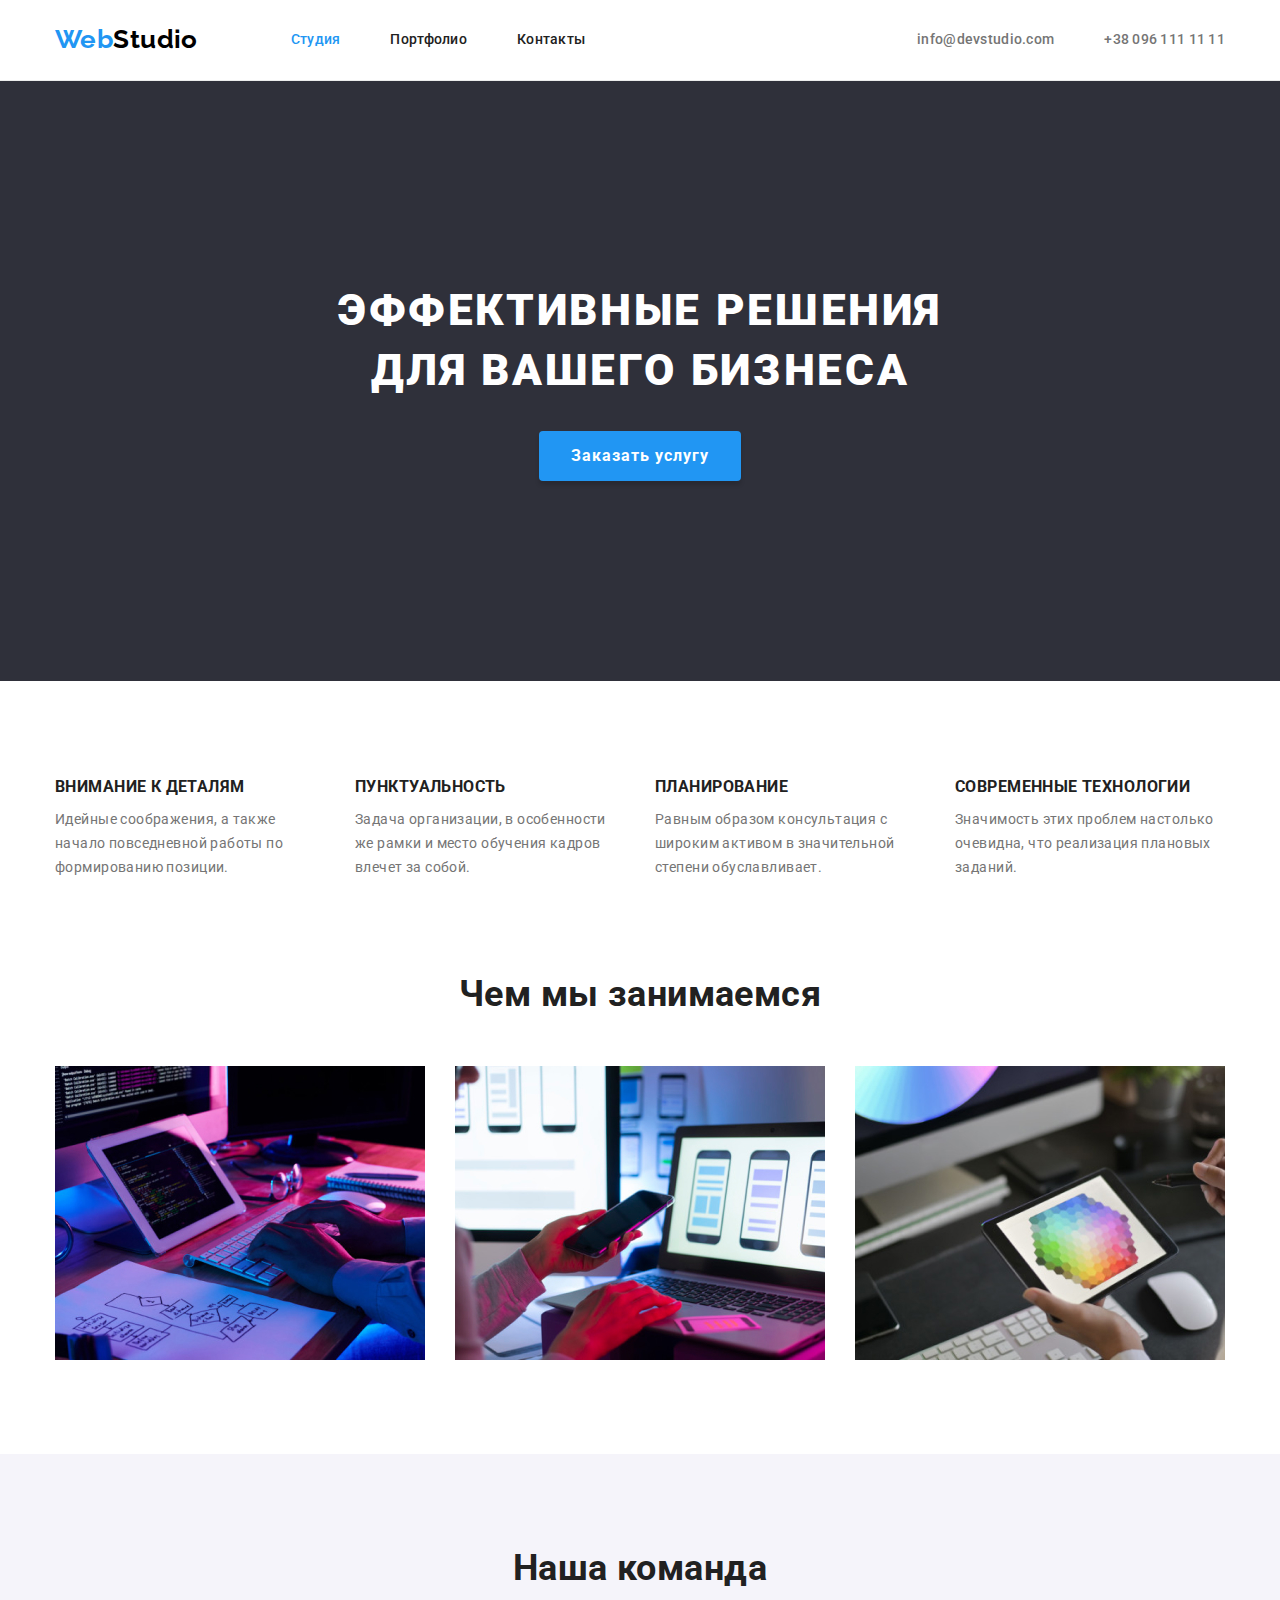
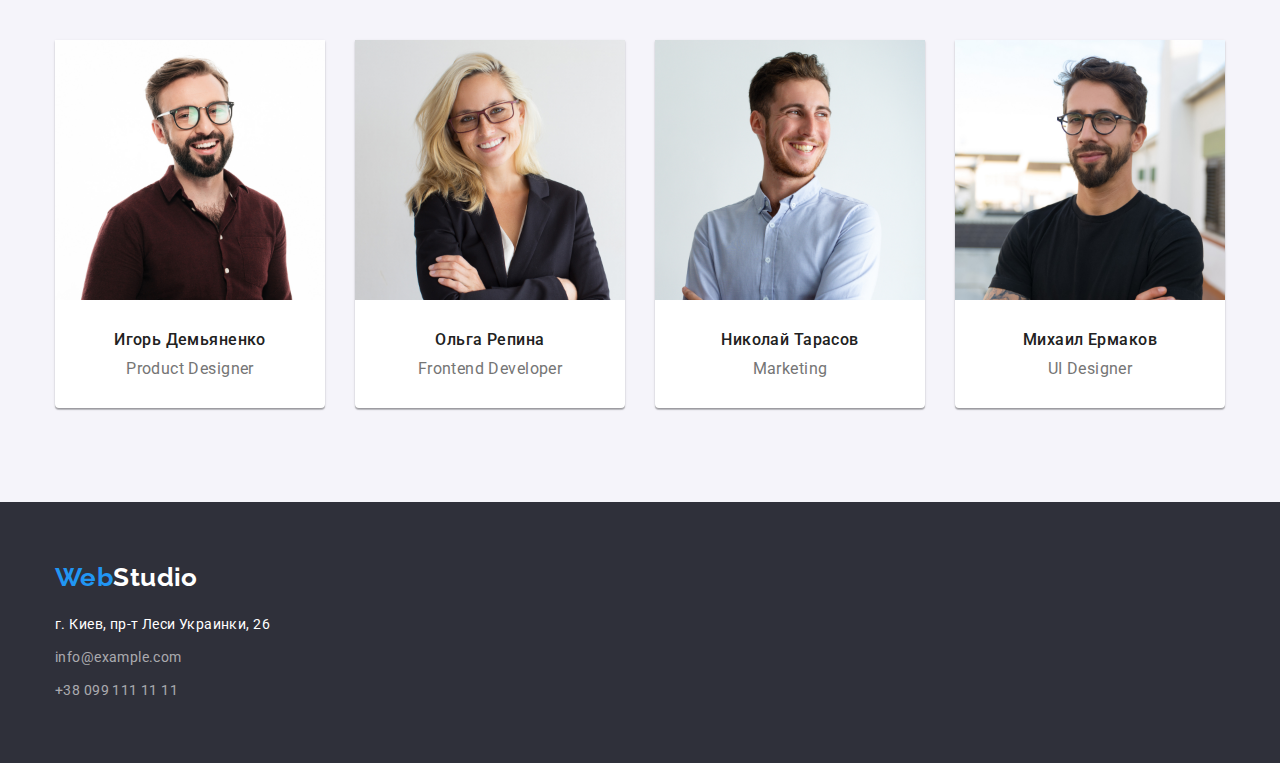
<file: index.html>
<!DOCTYPE html>
<html lang="ru">
  <head>
    <meta charset="UTF-8" />
    <meta name="viewport" content="width=device-width, initial-scale=1.0" />
    <title>Document</title>
    <link
      rel="stylesheet"
      href="https://cdnjs.cloudflare.com/ajax/libs/modern-normalize/1.0.0/modern-normalize.min.css"
    />
    <link rel="preconnect" href="https://fonts.gstatic.com" />
    <link
      href="https://fonts.googleapis.com/css2?family=Raleway:wght@700&family=Roboto:wght@400;500;700;900&display=swap"
      rel="stylesheet"
    />
    <link rel="stylesheet" href="./css/styles.css" />
  </head>
  <body>
    <!-- Шапка -->

    <header class="header">
      <div class="container header-flex">
        <nav class="header-flex">
          <a href="#" class="logo"><span class="logo-item">Web</span>Studio</a>
          <ul class="nav-list">
            <li class="item">
              <a href="./index.html" class="link current">Студия</a>
            </li>
            <li class="item">
              <a href="./portfolio.html" class="link">Портфолио</a>
            </li>
            <li class="item">
              <a href="#" class="link">Контакты</a>
            </li>
          </ul>
        </nav>
        <ul class="contacts-list">
          <li class="item">
            <a href="mailto:info@devstudio.com" class="link"
              >info@devstudio.com</a
            >
          </li>
          <li class="item">
            <a href="tel:380961111111" class="link">+38 096 111 11 11</a>
          </li>
        </ul>
      </div>
    </header>
    <main>
      <!-- Герой -->

      <section class="hero section">
        <h1 class="hero-title">Эффективные решения<br> для вашего бизнеса</h1>
        <button class="button">Заказать услугу</button>
      </section>

      <!-- Секция с преимуществами -->

      <section class="features section">
        <div class="container features-flex">
          <h2 class="features-title visually-hidden">Преимущества</h2>
          <ul class="features-list">
            <li class="item">
              <h3 class="list-title">Внимание к деталям</h3>
              <p class="list-text">
                Идейные соображения, а также начало повседневной работы по
                формированию позиции.
              </p>
            </li>
            <li class="item">
              <h3 class="list-title">Пунктуальность</h3>
              <p class="list-text">
                Задача организации, в особенности же рамки и место обучения
                кадров влечет за собой.
              </p>
            </li>
            <li class="item">
              <h3 class="list-title">Планирование</h3>
              <p class="list-text">
                Равным образом консультация с широким активом в значительной
                степени обуславливает.
              </p>
            </li>
            <li class="item">
              <h3 class="list-title">Современные технологии</h3>
              <p class="list-text">
                Значимость этих проблем настолько очевидна, что реализация
                плановых заданий.
              </p>
            </li>
          </ul>
        </div>
      </section>

      <!-- Секция с родом занятия компании -->
      <section class="work section">
        <div class="container">
        <h2 class="section-title">Чем мы занимаемся</h2>
        <ul class="work-list">
          <li class="item">
            <img
              src="./images/work1.jpg"
              alt="Планшет и клавиатура на рабочем столе"
              width="370"
            />
          </li>
          <li class="item">
            <img
              src="./images/work2.jpg"
              alt="Работа с ноутбуком и смартфоном"
              width="370"
            />
          </li>
          <li class="item">
            <img
              src="./images/work3.jpg"
              alt="Палитра цветов на экране планшета"
              width="370"
            />
          </li>
        </ul>
        </div>
      </section>

      <!-- Секция с членами команды -->

      <section class="members section">
        <div class="container">
        <h2 class="section-title">Наша команда</h2>
        <ul class="members-list">
          <li class="item">
            <img
              src="./images/team1.jpg"
              alt="Фото продукт дизайнера"
              width="270"
            />
            <div class="members-descr">
            <h3 class="list-title">Игорь Демьяненко</h3>
            <p class="list-text">Product Designer</p>
            </div>
          </li>
          <li class="item">
            <img
              src="./images/team2.jpg"
              alt="Фото Frontend девелопера"
              width="270"
            />
            <div class="members-descr">
            <h3 class="list-title">Ольга Репина</h3>
            <p class="list-text">Frontend Developer</p>
            </div>
          </li>
          <li class="item">
            <img src="./images/team3.jpg" alt="Фото маркетолога" width="270" />
            <div class="members-descr">
            <h3 class="list-title">Николай Тарасов</h3>
            <p class="list-text">Marketing</p>
            </div>
          </li>
          <li class="item">
            <img
              src="./images/team4.jpg"
              alt="Фото UI дизайнера "
              width="270"
            />
            <div class="members-descr">
            <h3 class="list-title">Михаил Ермаков</h3>
            <p class="list-text">UI Designer</p>
            </div>
          </li>
        </ul>
        </div>
      </section>
    </main>
    <!-- Футер -->
    <footer class="footer">
      <div class="container">
      <a href="#" class="logo"><span class="logo-item">Web</span>Studio</a>
      <address>г. Киев, пр-т Леси Украинки, 26</address>
      <ul>
        <li class="contacts-item">
          <a href="mailto:info@example.com" class="contacts-link"
            >info@example.com</a
          >
        </li>
        <li class="contacts-item">
          <a href="tel:380991111111" class="contacts-link">+38 099 111 11 11</a>
        </li>
      </ul>
      </div>
    </footer>
  </body>
</html>
</file>
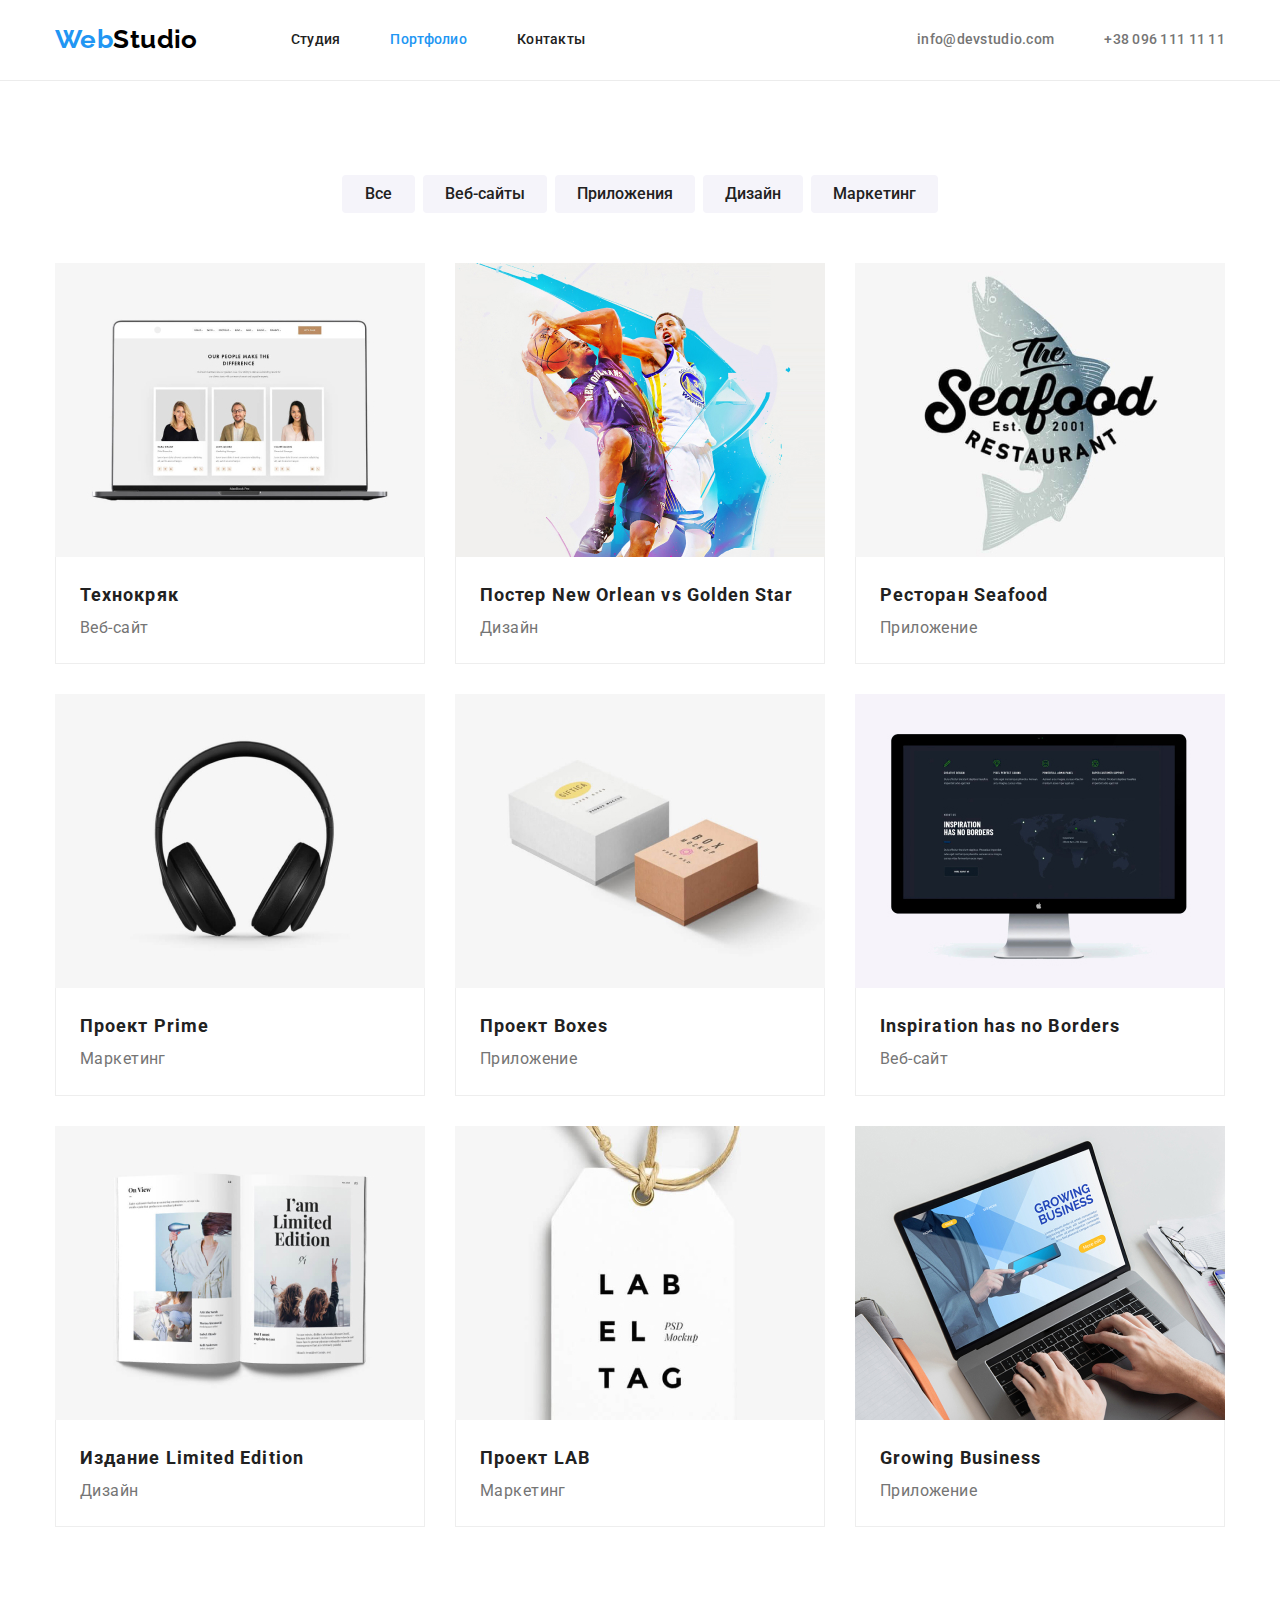
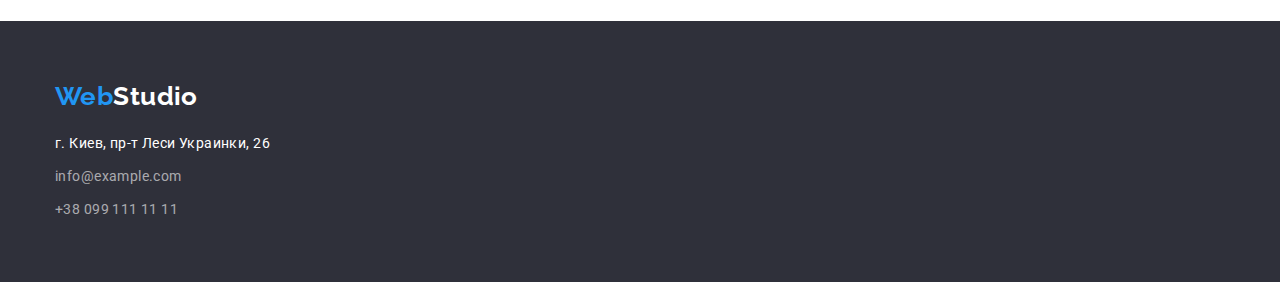
<file: portfolio.html>
<!DOCTYPE html>
<html lang="ru">
  <head>
    <meta charset="UTF-8" />
    <meta name="viewport" content="width=device-width, initial-scale=1.0" />
    <title>Document</title>
    <link
      rel="stylesheet"
      href="https://cdnjs.cloudflare.com/ajax/libs/modern-normalize/1.0.0/modern-normalize.min.css"
    />
    <link rel="preconnect" href="https://fonts.gstatic.com" />
    <link
      href="https://fonts.googleapis.com/css2?family=Raleway:wght@700&family=Roboto:wght@400;500;700;900&display=swap"
      rel="stylesheet"
    />
    <link rel="stylesheet" href="./css/styles.css" />
  </head>

  <body>
    <!-- Шапка -->
    <header class="header">
      <div class="container header-flex">
        <nav class="header-flex">
          <a href="#" class="logo"><span class="logo-item">Web</span>Studio</a>
          <ul class="nav-list">
            <li class="item">
              <a href="./index.html" class="link">Студия</a>
            </li>
            <li class="item">
              <a href="./portfolio.html" class="link current">Портфолио</a>
            </li>
            <li class="item">
              <a href="#" class="link">Контакты</a>
            </li>
          </ul>
        </nav>
        <ul class="contacts-list">
          <li class="item">
            <a href="mailto:info@devstudio.com" class="link"
              >info@devstudio.com</a
            >
          </li>
          <li class="item">
            <a href="tel:380961111111" class="link">+38 096 111 11 11</a>
          </li>
        </ul>
      </div>
    </header>
    <main>
      <section class="section">
        <div class="container">
          <h1 class="visually-hidden">Наши работы</h1>
          <ul class="filter">
            <li class="item">
              <button type="button">Все</button>
            </li>
            <li class="item">
              <button type="button">Веб-сайты</button>
            </li>
            <li class="item">
              <button type="button">Приложения</button>
            </li>
            <li class="item">
              <button type="button">Дизайн</button>
            </li>
            <li class="item">
              <button type="button">Маркетинг</button>
            </li>
          </ul>

          <ul class="works-list">
            <li class="item">
              <a href="#" class="link">
                <img src="./images/li1.jpg" alt="Ноутбук" width="370" />
                <div class="item-border">
                  <h2 class="title">Технокряк</h2>
                  <p class="text">Веб-сайт</p>
                </div>
              </a>
            </li>
            <li class="item">
              <a href="#" class="link">
                <img
                  src="./images/li2.jpg"
                  alt="Два баскетболиста"
                  width="370"
                />
                <div class="item-border">
                  <h2 class="title">Постер New Orlean vs Golden Star</h2>
                  <p class="text">Дизайн</p>
                </div>
              </a>
            </li>
            <li class="item">
              <a href="#" class="link">
                <img
                  src="./images/li3.jpg"
                  alt="Логотип ресторана"
                  width="370"
                />
                <div class="item-border">
                  <h2 class="title">Ресторан Seafood</h2>
                  <p class="text">Приложение</p>
                </div>
              </a>
            </li>
            <li class="item">
              <a href="#" class="link">
                <img
                  src="./images/li4.jpg"
                  alt="Накладные наушники"
                  width="370"
                />
                <div class="item-border">
                  <h2 class="title">Проект Prime</h2>
                  <p class="text">Маркетинг</p>
                </div>
              </a>
            </li>
            <li class="item">
              <a href="#" class="link">
                <img
                  src="./images/li5.jpg"
                  alt="Коробки с логотипами"
                  width="370"
                />
                <div class="item-border">
                  <h2 class="title">Проект Boxes</h2>
                  <p class="text">Приложение</p>
                </div>
              </a>
            </li>
            <li class="item">
              <a href="#" class="link">
                <img src="./images/li6.jpg" alt="iMac" width="370" />
                <div class="item-border">
                  <h2 class="title">Inspiration has no Borders</h2>
                  <p class="text">Веб-сайт</p>
                </div>
              </a>
            </li>
            <li class="item">
              <a href="#" class="link">
                <img
                  src="./images/li7.jpg"
                  alt="Раскрытый журнал"
                  width="370"
                />
                <div class="item-border">
                  <h2 class="title">Издание Limited Edition</h2>
                  <p class="text">Дизайн</p>
                </div>
              </a>
            </li>
            <li class="item">
              <a href="#" class="link">
                <img
                  src="./images/li8.jpg"
                  alt="Бирка с логотипом"
                  width="370"
                />
                <div class="item-border">
                  <h2 class="title">Проект LAB</h2>
                  <p class="text">Маркетинг</p>
                </div>
              </a>
            </li>
            <li class="item">
              <a href="#" class="link">
                <img
                  src="./images/li9.jpg"
                  alt="Ноутбук, на котором печатают"
                  width="370"
                />
                <div class="item-border">
                  <h2 class="title">Growing Business</h2>
                  <p class="text">Приложение</p>
                </div>
              </a>
            </li>
          </ul>
        </div>
      </section>
    </main>
    <!-- Футер -->
    <footer class="footer">
      <div class="container">
      <a href="#" class="logo"><span class="logo-item">Web</span>Studio</a>
      <address>г. Киев, пр-т Леси Украинки, 26</address>
      <ul>
        <li class="contacts-item">
          <a href="mailto:info@example.com" class="contacts-link"
            >info@example.com</a
          >
        </li>
        <li class="contacts-item">
          <a href="tel:380991111111" class="contacts-link">+38 099 111 11 11</a>
        </li>
      </ul>
      </div>
    </footer>
  </body>
</html>
</file>
<file: css/styles.css>
:root {
  --primary-text-color: #757575;
  --title-text-color: #212121;
  --white-color: #ffffff;
  --accent-color: #2196f3;
  --primary-bcg-color: #2f303a;
  --sec-bcg-color: #f5f4fa;
  --black-color: #000000;
  --rgba-opacity-color: rgba(255, 255, 255, 0.6);
}

body {
  font-family: Roboto, sans-serif;
  letter-spacing: 0.03em;
  font-size: 14px;
}

ul {
  list-style: none;
  margin-top: 0;
  margin-bottom: 0;
  padding-left: 0;
}

h1,
h2,
h3,
p {
  margin-top: 0;
  margin-bottom: 0;
}

img {
  display: block;
  max-width: 100%;
  height: auto;
}

.container {
  margin-left: auto;
  margin-right: auto;
  width: 1200px;
  padding-left: 15px;
  padding-right: 15px;
}

/* Шапка сайта */

.header {
  display: flex;

  background-color: var(--white-color);
  border-bottom: 1px solid #ececec;
}

.header-flex {
  display: flex;
  align-items: center;
}

.logo,
.logo-item {
  color: var(--black-color);

  font-family: Raleway, sans-serif;
  font-weight: 700;
  font-size: 26px;
  line-height: 1.2;
  text-decoration: none;
}

.logo-item {
  color: var(--accent-color);
}

.nav-list {
  display: flex;
  margin-left: 93px;
}

.nav-list .item:not(:last-child) {
  margin-right: 50px;
}

.nav-list,
.contacts-list {
  font-weight: 500;
  line-height: 1.14;
  letter-spacing: 0.02em;
}

.nav-list .link {
  display: block;
  padding-top: 32px;
  padding-bottom: 32px;

  color: var(--title-text-color);
  text-decoration: none;
}

.nav-list .link:hover,
.nav-list .link:focus {
  color: var(--accent-color);
}

.nav-list .link.current {
  color: var(--accent-color);
}

.contacts-list {
  display: flex;
  margin-left: auto;
}

.contacts-list .item:not(:last-child) {
  margin-right: 50px;
}

.contacts-list .link {
  display: block;
  padding-top: 32px;
  padding-bottom: 32px;

  color: var(--primary-text-color);
  text-decoration: none;
}

.contacts-list .link:hover,
.contacts-list .link:focus {
  color: var(--accent-color);
}

/* Своство Секций */

.section {
  padding-top: 94px;
  padding-bottom: 94px;
}

/* Секция Герой */

.hero {
  background-color: var(--primary-bcg-color);
  text-align: center;
}

.hero.section {
  padding-top: 200px;
  padding-bottom: 200px;
}

.hero-title {
  margin-bottom: 30px;

  color: var(--white-color);

  font-weight: 900;
  font-size: 44px;
  line-height: 1.36;
  text-transform: uppercase;
  letter-spacing: 0.06em;
}

.button {
  border-radius: 4px;
  padding: 10px 32px;
  min-width: 200px;
  border-style: none;
  outline: none;
  cursor: pointer;

  box-shadow: 0px 4px 4px rgba(0, 0, 0, 0.15);
  border-radius: 4px;

  color: var(--white-color);
  background-color: var(--accent-color);

  font-weight: 700;
  font-size: 16px;
  line-height: 1.9;
  letter-spacing: 0.06em;
}

/* Секция с преимуществами */

.visually-hidden {
  position: absolute;
  clip: rect(0 0 0 0);
  width: 1px;
  height: 1px;
  margin: -1px;
}

.features-list {
  display: flex;
}

.features-list .item {
  width: 270px;
}

.features-list .item:not(:last-child) {
  margin-right: 30px;
}

.features .list-title {
  margin-bottom: 10px;

  color: var(--title-text-color);

  font-weight: 700;
  line-height: 1.43;
  text-transform: uppercase;
}

.features .list-text {
  color: var(--primary-text-color);

  font-weight: 400;
  line-height: 1.71;
}

/* Секция с родом занятия компании */

.work.section {
  padding-top: 0;
}

.work-list {
  display: flex;
}

.work-list .item:not(:last-child) {
  margin-right: 30px;
}

.section-title {
  margin-bottom: 50px;

  color: var(--title-text-color);

  font-weight: 700;
  font-size: 36px;
  line-height: 1.16;
  text-align: center;
}

/* Секция с членами команды */

.members {
  background-color: var(--sec-bcg-color);
}

.members .list-title {
  margin-bottom: 10px;

  color: var(--title-text-color);

  font-weight: 500;
  font-size: 16px;
  line-height: 1.2;
}

.members-list {
  display: flex;
}

.members-list .item {
  background-color: var(--white-color);
  text-align: center;
  border-radius: 0px 0px 4px 4px;
  box-shadow: 0px 1px 3px rgba(0, 0, 0, 0.12), 0px 1px 1px rgba(0, 0, 0, 0.14),
    0px 2px 1px rgba(0, 0, 0, 0.2);
}

.members-list .item:not(:last-child) {
  margin-right: 30px;
}

.members .list-text {
  color: var(--primary-text-color);

  font-weight: 400;
  font-size: 16px;
  line-height: 1.2;
}

.members-list .members-descr {
  padding-top: 30px;
  padding-bottom: 30px;
}

/* Футер */
.footer {
  background-color: var(--primary-bcg-color);
  padding-top: 60px;
  padding-bottom: 60px;
}

.footer .logo {
  display: inline-block;
  color: var(--white-color);
  margin-bottom: 20px;
}

address {
  margin-bottom: 9px;

  color: var(--white-color);

  font-style: normal;
  font-weight: 400;
  line-height: 1.71;
}

.footer .contacts-link {
  color: var(--rgba-opacity-color);

  font-weight: 400;
  line-height: 1.71;
  text-decoration: none;
}

.footer .contacts-link:hover,
.footer .contacts-link:focus {
  color: var(--accent-color);
}

.contacts-item:not(:last-child) {
  margin-bottom: 9px;
}

.filter {
  display: flex;
  justify-content: center;
  margin-bottom: 50px;
}

.filter .item:not(:last-child) {
  margin-right: 8px;
}

.filter button {
  border-radius: 4px;
  padding: 6px 22px;
  min-width: 73px;
  border-style: none;
  outline: none;
  cursor: pointer;

  border-radius: 4px;

  color: var(--title-text-color);
  background-color: var(--sec-bcg-color);

  font-family: inherit;
  font-weight: 500;
  font-size: 16px;
  line-height: 1.62;
}
.filter button:hover,
.filter button:focus {
  color: var(--white-color);
  background-color: var(--accent-color);

  box-shadow: 0px 3px 1px rgba(0, 0, 0, 0.1), 0px 1px 2px rgba(0, 0, 0, 0.08),
    0px 2px 2px rgba(0, 0, 0, 0.12);
}

.works-list {
  display: flex;
  flex-wrap: wrap;

  background-color: var(--white-color);
}

.item-border .title {
  margin-bottom: 4px;

  color: var(--title-text-color);

  font-weight: 700;
  font-size: 18px;
  line-height: 2;
  letter-spacing: 0.06em;
}

.works-list .text {
  color: var(--primary-text-color);

  font-weight: 400;
  font-size: 16px;
  line-height: 1.9;
}

.works-list a {
  text-decoration: none;
}

.item-border {
  border-right: 1px solid #eeeeee;
  border-bottom: 1px solid #eeeeee;
  border-left: 1px solid #eeeeee;
  padding: 20px 24px 20px 24px;
  width: 370px;
}

.works-list .item {
  width: calc((100% - 60px) / 3);
  margin-right: 30px;
  margin-bottom: 30px;
}

.works-list .item:nth-child(3n) {
  margin-right: 0;
}

.works-list .item:nth-last-child(-n + 3) {
  margin-bottom: 0;
}

.item-border .title {
  margin: 0;
}
</file>
